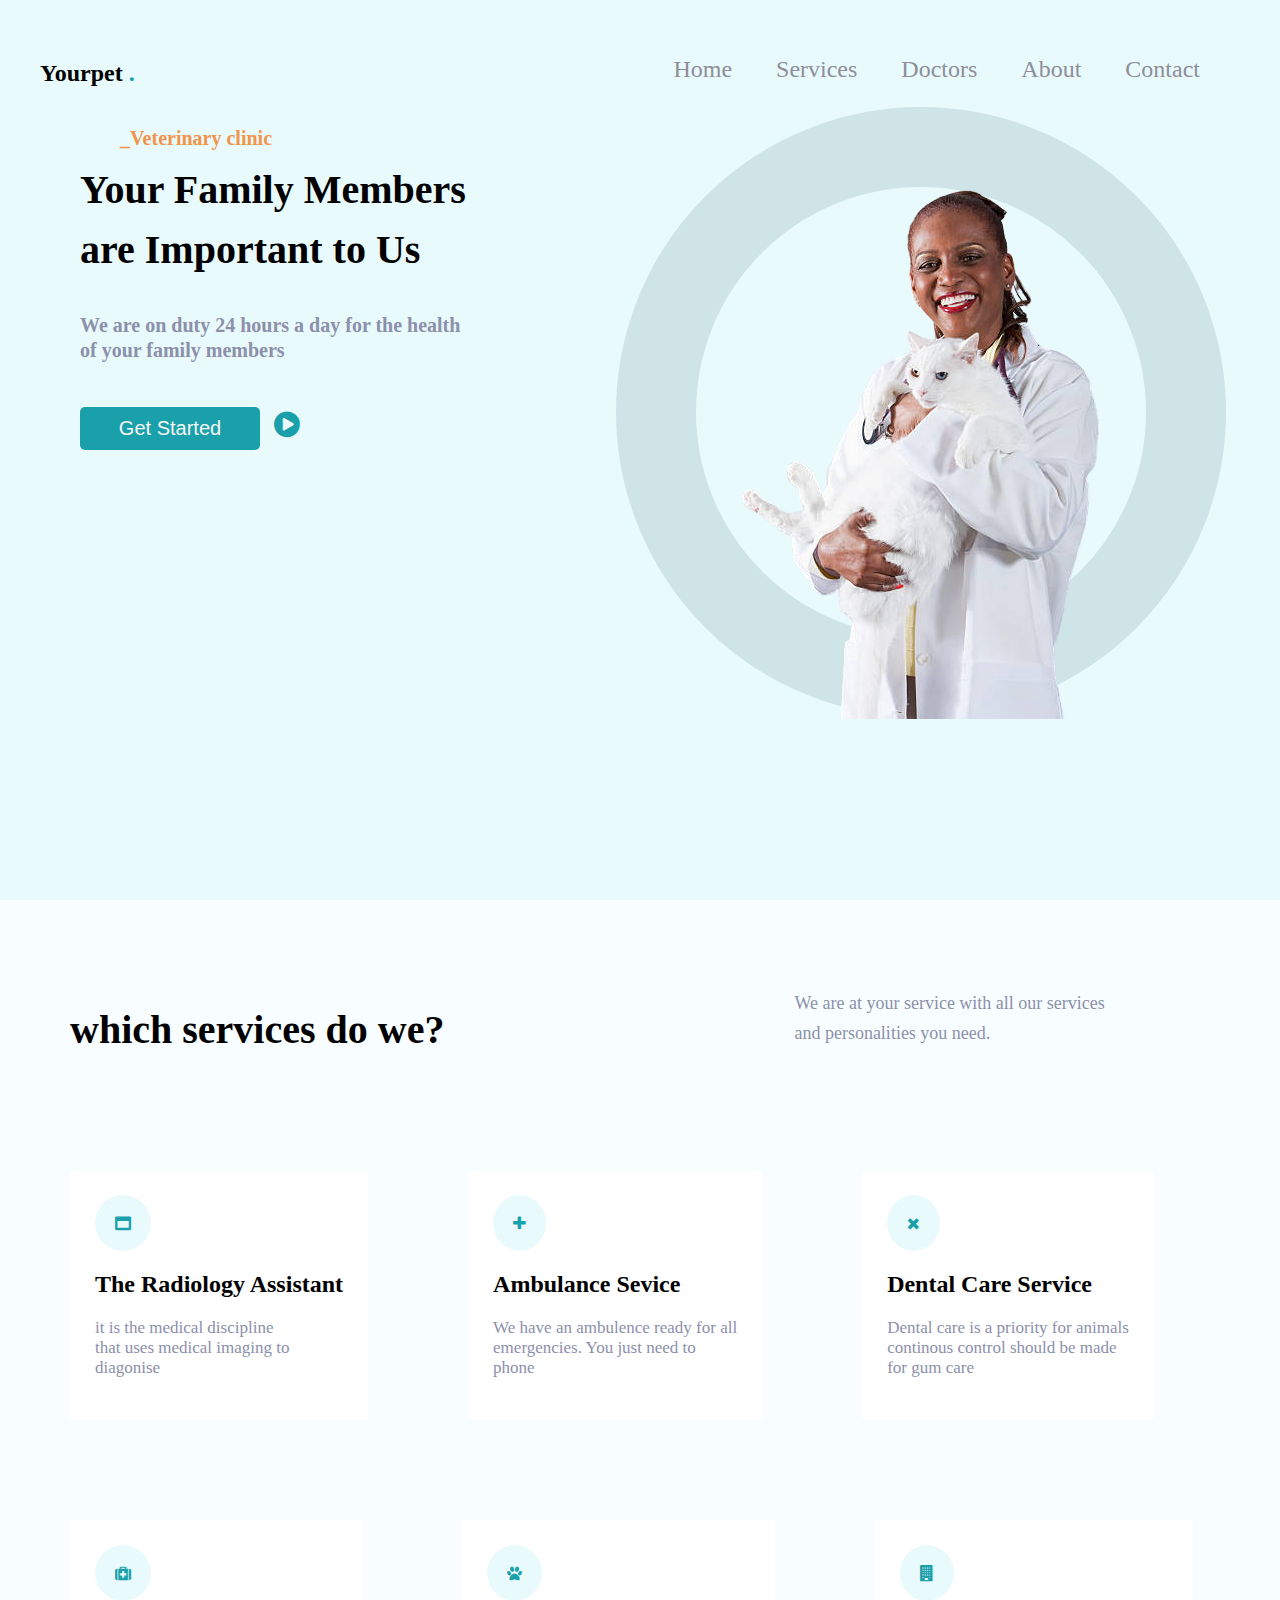
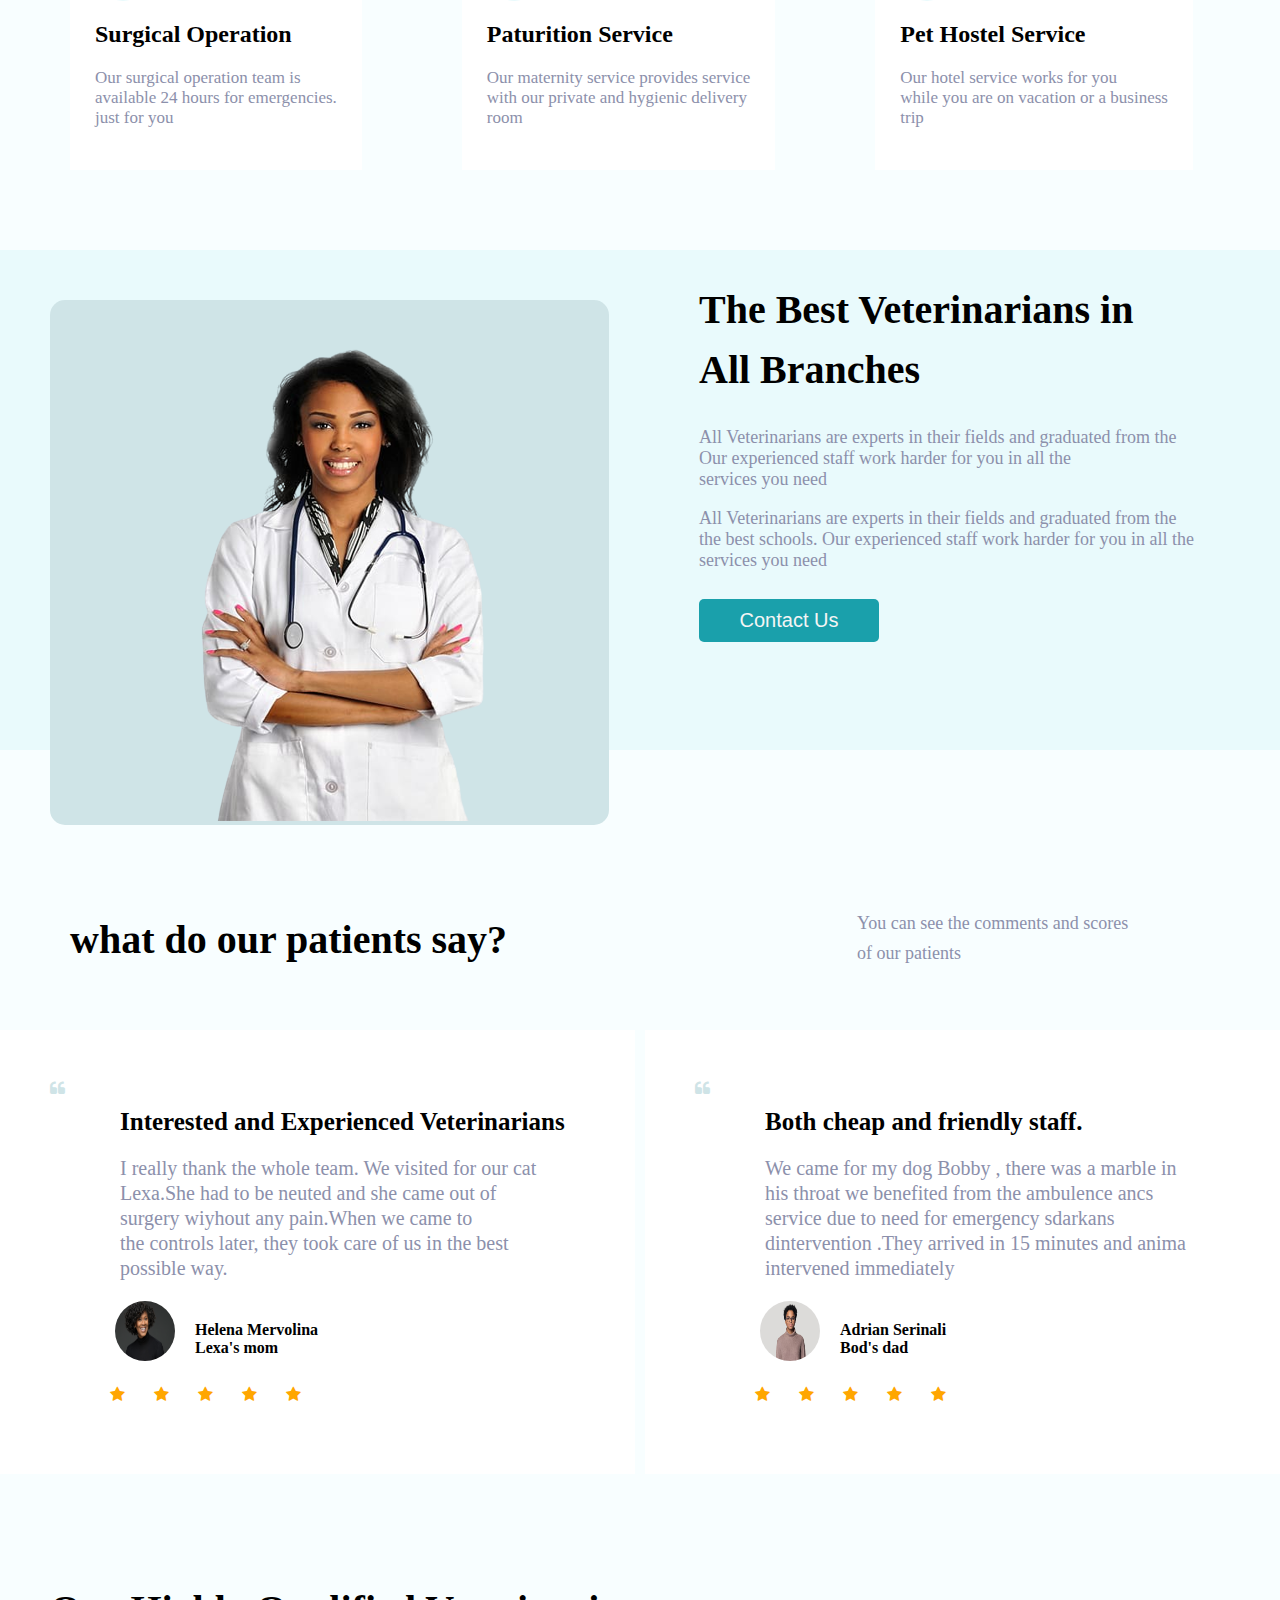
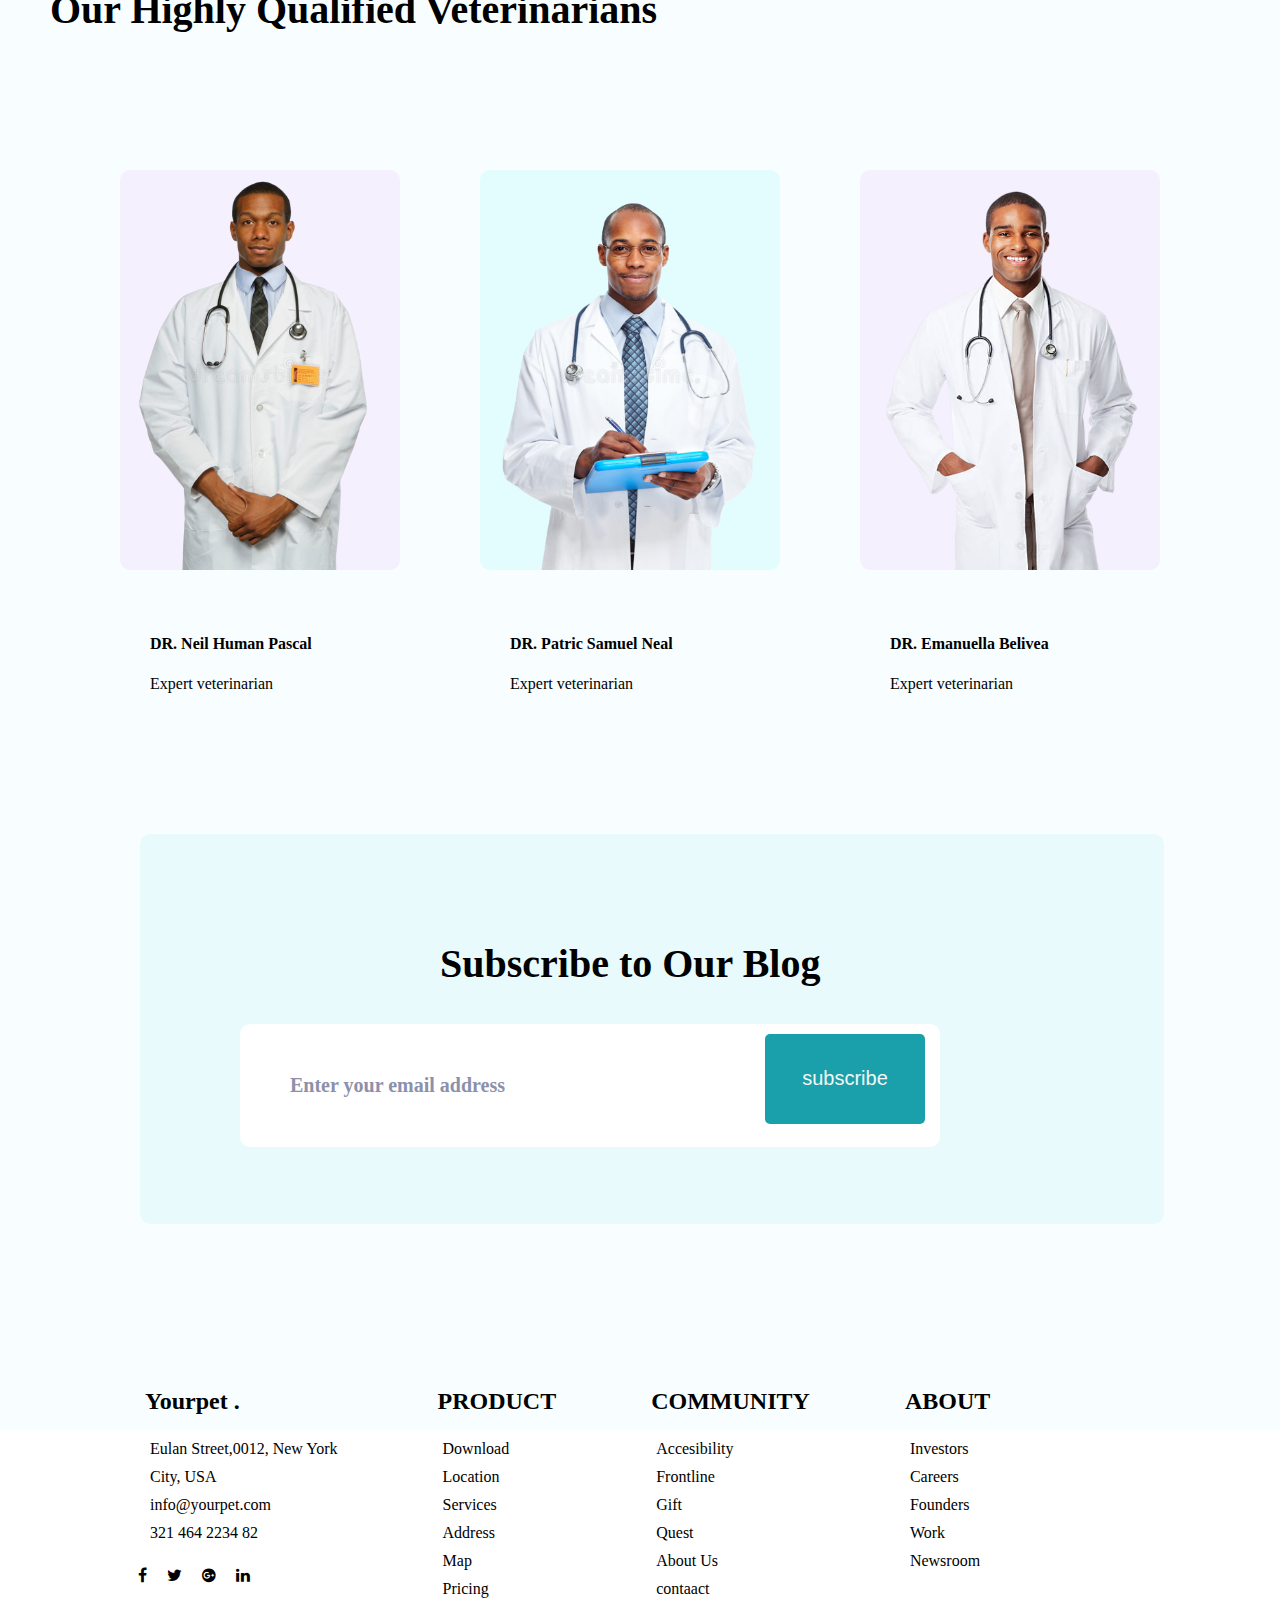
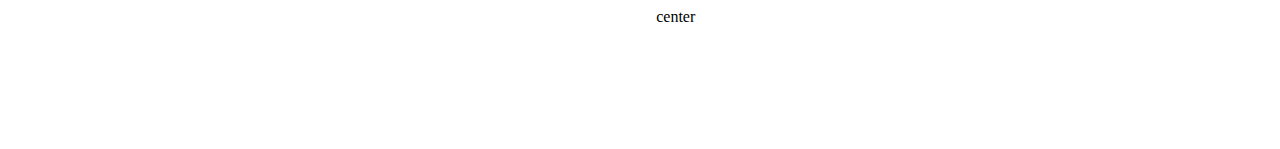
<file: index.html>
<!DOCTYPE html>
<html lang="en">
<head>
    <meta charset="UTF-8">
    <meta http-equiv="X-UA-Compatible" content="IE=edge">
    
    <meta name="viewport" content="width=device-width, initial-scale=1.0">
    <link rel="stylesheet" href="style.css">
    <link rel="stylesheet" href="https://cdnjs.cloudflare.com/ajax/libs/font-awesome/4.7.0/css/font-awesome.min.css">
    <title>Veterinary clinic</title>
</head>
<body>
    <section class="container">
        <div class="header">
            <h2> Yourpet <span class="dot">.</span></h2>
        
            <nav>
                <ul>
                    <li><a href="#">Home</a></li>
                    <li><a href="#">Services</a></li>
                    <li><a href="#"> Doctors</a></li>
                    <li><a href="#"> About</a></li>
                    <li><a href="#">Contact</a></li>
                </ul>
            </nav>
        </div>
        <div class="content">
            <div class="col-1">
                <h3>_Veterinary clinic</h3>
                <h1>Your Family Members <br> are Important to Us </h3>
                    <h5>We are on duty 24 hours a day
                        for the health <br>of your family members</h5>
                    <button> Get Started</button>  <i class="fa fa-play-circle"></i> 
                   
            </div>
            <div class="col-2">
                <img src="/images/blackvet-removebg-preview.png" alt="">
            </div>
        </div>
    </section>

    <section class="sec-2">
        <div class="heading1">
            <h1> which services do we?</h1>
            <p>We are at your service with all our services <br> and
                personalities you need.</p>
        </div class="services">

     <div class="cards-1">
<div class="column">
    <div class="window">
        <i class="fa fa-window-maximize" ></i>
    </div>
    <h2>The Radiology Assistant</h2>
    <p>it is the medical discipline <br>
        that uses medical imaging to <br>
         diagonise</p>
</div>
<div class="column">
    <div class="ambulence"><i class="fa fa-plus"></i></div>
    <h2>Ambulance Sevice</h2>
    <p>We have an ambulence ready for all<br>
        emergencies. You just need to <br>
         phone</p>
</div>

<div class="column">
    <div class="Dental"> <i class="fa fa-times"></i> </div>
    <h2>Dental Care Service</h2>
    <p>Dental care is a priority for animals <br>
        continous control should be made<br>
         for gum care</p>
</div>
     </div>

     <div class="cards-2">
        <div class="column">
            <div class="medkit"> <i class="fa fa-medkit"></i></div>
            <h2>Surgical Operation</h2>
            <p>Our surgical operation team is <br>
                available 24 hours for emergencies. <br>
                 just for you</p>
        </div>
        <div class="column">
            <div class="paw"><i class="fa fa-paw"></i></div>
            <h2>Paturition Service</h2>
            <p>Our maternity service provides service<br>
                with our private and hygienic delivery <br>
                 room</p>
        </div>
        <div class="column">
            <div class="building"><i class="fa fa-building"></i></div>
            <h2>Pet Hostel Service</h2>
            <p>Our hotel service works for you<br>
            while you are on vacation or a business<br>
                 trip</p>
        </div>
             </div>
            </div>
             
    </section>
    <section class="content1">
<div class="container1">
    <div class="image1"> <img src="/images/physician-surgeon-african-american-family-medicine-woman-removebg-preview.png" alt=""></div>
</div>
<div class="side-section">
<h1>The Best Veterinarians in <br>All Branches</h1>
<p> All Veterinarians are experts in their fields and graduated from the
    <br>Our experienced staff work harder for you in all the <br>
services you need </p>
<p> All Veterinarians are experts in their fields and graduated from the <br>
the best schools. Our experienced staff work harder for you in all the <br>
services you need</p>
<button>Contact Us</button>
</div>

   </section class="comments-section">

    <section class="sec-3">
    <div class="heading2">
        <h1> what do our patients say?</h1>
        <p>You can see the comments and scores  <br> 
            of our patients</p>
    </div>
    <div class="comments">
        <div class="col-3">
            <div>
            <i class="fa fa-quote-left" style="color:#cfe4e7;"></i>
    <h2>Interested and Experienced Veterinarians</h2>
    <p>I really thank the whole team. We visited for our cat <br>
    Lexa.She had to be neuted and she came out of <br>
 surgery wiyhout any pain.When we came to <br>
 the controls later, they took care of us in the best <br>
possible way.</p>
</div>
<div class="comments1">   
<img src="/images/head2.jpg" alt="" height="60px"width="60px">
<h4>Helena Mervolina <br><span>Lexa's mom</span> </h4>
</div>
<div class="star-icon">
    <i class="fa fa-star" ></i>
    <i class="fa fa-star" ></i> 
    <i class="fa fa-star" ></i>
    <i class="fa fa-star" ></i>
    <i class="fa fa-star" ></i>
 
</div> 
</div>
     <div class="col-4">
         <div>
            <i class="fa fa-quote-left" style="color:#cfe4e7;"></i>
<h2> Both cheap and friendly staff.</h2>
<p>We came for my dog Bobby , there was a marble in  <br>his throat
we benefited from the ambulence ancs <br>
service due to need for emergency sdarkans <br>
dintervention .They arrived in 15 minutes and anima <br>
intervened immediately</p>
</div>
<div class="comments1">
    <img src="/images/head.jpg" alt="" height="60px"width="60px">
    <h4>Adrian Serinali <br> <span>Bod's dad </span><h4>
</div>
<div class="star-icon">
    <i class="fa fa-star" ></i>
    <i class="fa fa-star" ></i>
    <i class="fa fa-star" ></i>
    <i class="fa fa-star" ></i>
    <i class="fa fa-star" ></i>
</div>
</div>
</div>
<i></i>
</div>
</div>
</section>

<div class="image-box">
    <div class="heading3">
    <h1>Our Highly Qualified Veterinarians </h1>
  
</div>
<div class="inner-box">
    <div class="cards-3">
        <div class="doctors">
     <img src="/images/column4-removebg-preview.png" alt="" id="img-1"  height=" 400px" width="280px">
       <div class="description"> 
           <h4>DR. Neil Human Pascal</h4>
        <p>Expert veterinarian</p></div>
    </div>
        <div class="doctors">
<img src="images/column2-removebg-preview.png" alt="" id="img-2" height="400px" width="300">
<div class="description">
    <h4>DR. Patric Samuel Neal</h4>
    <p>Expert veterinarian</p>
</div>

        </div> 
        <div class="doctors">
<img src="images/column3-removebg-preview.png" alt="" id="img-3" height="400px" width="300px">

<div class="description">
    <h4>DR. Emanuella Belivea</h4>
    <p>Expert veterinarian</p>
   
</div>
        </div>
             </div>
            </div>
            <div class="subscription-1">
      <div class="subscribe-section">
<div class="subscribe-2">
    <h1>Subscribe to Our Blog</h1>
    <div class="subscribe-1" >
         <h3>Enter your email address</h3>
         <button id="btn-1">subscribe</button>
    </div>
</div>
      </div> 
       
 <footer class="footer">
            <div class="footer-content">
                <div class=""location>

<ul> 
    <h2> Yourpet <span class="dot2+">.</span></h2>
    <li>Eulan Street,0012, New York</li>
    <li>City, USA</li>
    <li>info@yourpet.com</li>
    <li>321 464 2234 82</li>
</ul>
    <div class="icons">
        <i class="fa fa-facebook"></i>
        <i class="fa fa-twitter" ></i>
        <i class="fa fa-google-plus-official"></i>
        <i class="fa fa-linkedin"></i>
     
    </div>


</div>
<div class="product">
    <ul>
        <h2>PRODUCT</h2>
        <li>Download</li>
        <li>Location</li>
        <li>Services</li>
        <li>Address</li>
        <li>Map</li>
        <li>Pricing</li>
    </ul>
</div>
<div class="community">
    <ul> 
        <h2>COMMUNITY</h2>
        <li>Accesibility</li>
        <li>Frontline</li>
        <li>Gift</li>
        <li>Quest</li>
        <li>About Us
            <li>contaact</li>
            <li>center</li>
        </li>
    </ul>
</div>
<div class="About">
    <ul>
        <h2>ABOUT</h2>
    <li>Investors</li>
    <li>Careers</li>
    <li>Founders</li>
    <li>Work</li>
    <li>Newsroom</li>
    </ul>
</div>
<div>

</div> <ul>
    <li></li>
</ul>
            </div>
        </footer>
    </div>   
</body>
</html>
</file>
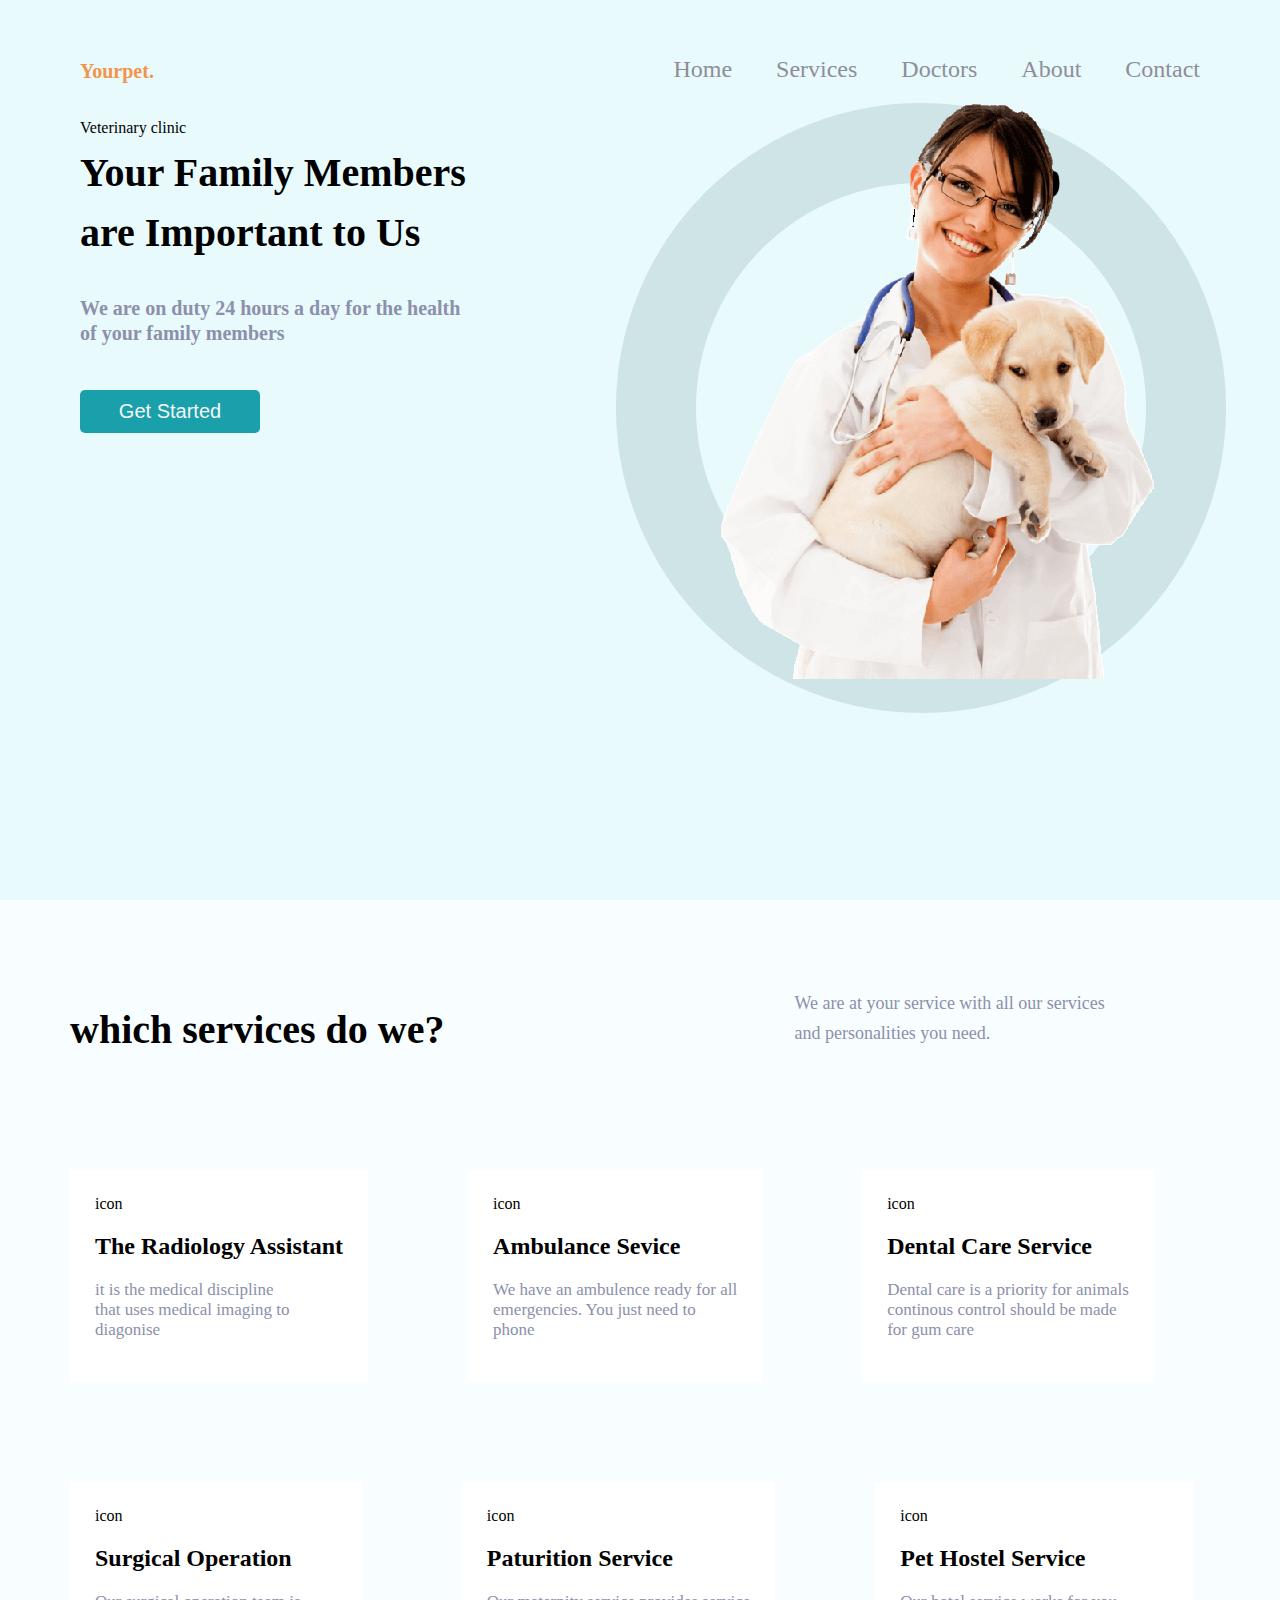
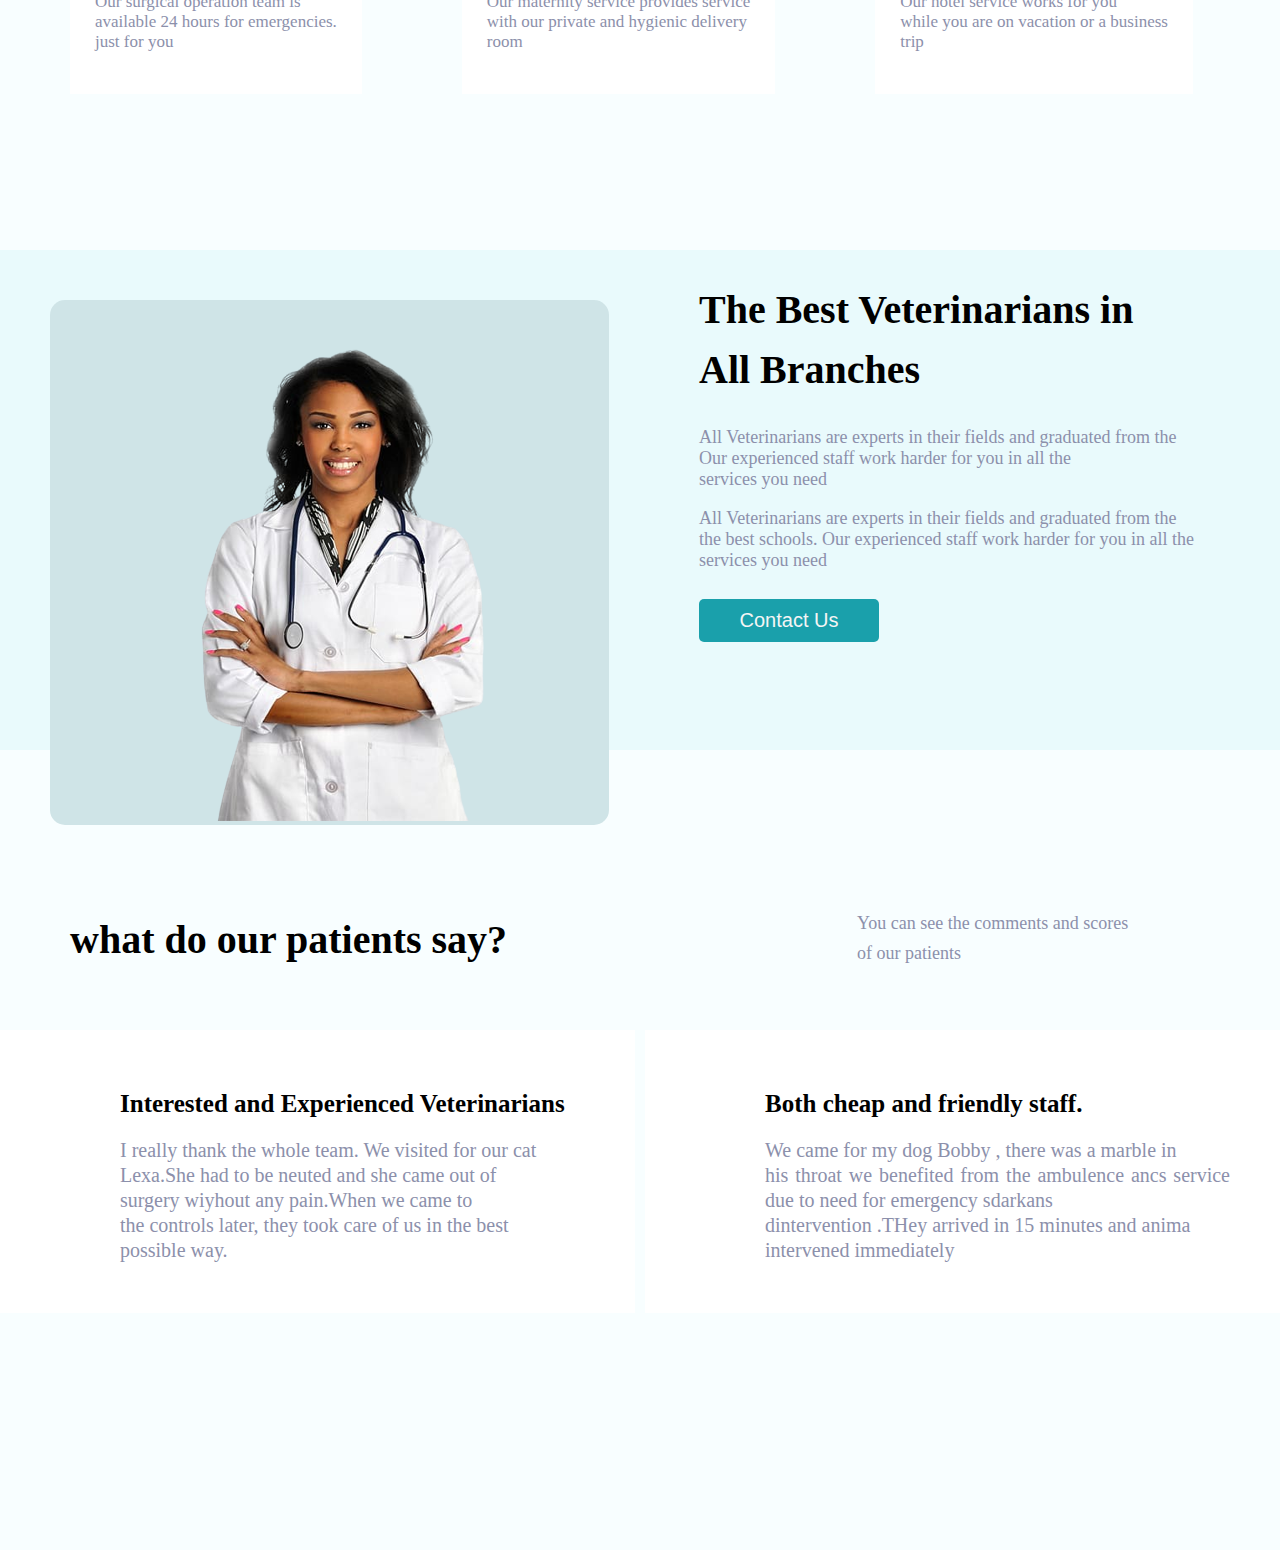
<file: vet.html>
<!DOCTYPE html>
<html lang="en">

<head>
    <meta charset="UTF-8">
    <meta http-equiv="X-UA-Compatible" content="IE=edge">
    <meta name="viewport" content="width=device-width, initial-scale=1.0">
    <link rel="stylesheet" href="style.css">
    <title>Veterinary clinic</title>
</head>

<body>
    <section class="container">
        <div class="header">
            <h3> Yourpet.</h3>
            <nav>
                <ul>
                    <li><a href="#">Home</a></li>
                    <li><a href="#">Services</a></li>
                    <li><a href="#"> Doctors</a></li>
                    <li><a href="#"> About</a></li>
                    <li><a href="#">Contact</a></li>
                </ul>
            </nav>
        </div>
        <div class="content">
            <div class="col-1">
                <p>Veterinary clinic</p>
                <h1>Your Family Members <br> are Important to Us </h3>
                    <h5>We are on duty 24 hours a day
                        for the health <br>of your family members</h5>
                    <p><button> Get Started</button> <i></i> </p>
            </div>
            <div class="col-2">
                <img src="/images/docpet-removebg-preview.png" alt="">
            </div>
        </div>
    </section>

    <section class="sec-2">
        <div class="heading1">
            <h1> which services do we?</h1>
            <p>We are at your service with all our services <br> and
                personalities you need.</p>
        </div class="services">

     <div class="cards-1">
<div class="column">
    icon
    <h2>The Radiology Assistant</h2>
    <p>it is the medical discipline <br>
        that uses medical imaging to <br>
         diagonise</p>
</div>
<div class="column">
    icon
    <h2>Ambulance Sevice</h2>
    <p>We have an ambulence ready for all<br>
        emergencies. You just need to <br>
         phone</p>
</div>
<div class="column">
    icon
    <h2>Dental Care Service</h2>
    <p>Dental care is a priority for animals <br>
        continous control should be made<br>
         for gum care</p>
</div>
     </div>

     <div class="cards-2">
        <div class="column">
            icon
            <h2>Surgical Operation</h2>
            <p>Our surgical operation team is <br>
                available 24 hours for emergencies. <br>
                 just for you</p>
        </div>
        <div class="column">
            icon
            <h2>Paturition Service</h2>
            <p>Our maternity service provides service<br>
                with our private and hygienic delivery <br>
                 room</p>
        </div>
        <div class="column">
            icon
            <h2>Pet Hostel Service</h2>
            <p>Our hotel service works for you<br>
            while you are on vacation or a business<br>
                 trip</p>
        </div>
             </div>
            </div>
             
    </section>
    <section class="content1">
<div class="container1">
    <div class="image1"> <img src="/images/physician-surgeon-african-american-family-medicine-woman-removebg-preview.png" alt=""></div>
</div>
<div class="side-section">
<h1>The Best Veterinarians in <br>All Branches</h1>
<p> All Veterinarians are experts in their fields and graduated from the
    <br>Our experienced staff work harder for you in all the <br>
services you need </p>
<p> All Veterinarians are experts in their fields and graduated from the <br>
the best schools. Our experienced staff work harder for you in all the <br>
services you need</p>
<button>Contact Us</button>
</div>
   </section class="comments-section">

    <section class="sec-3">
    <div class="heading2">
        <h1> what do our patients say?</h1>
        <p>You can see the comments and scores  <br> 
            of our patients</p>
    </div>
    <div class="comments">
        <div class="col-3">
    <h2>Interested and Experienced Veterinarians</h2>
    <p>I really thank the whole team. We visited for our cat <br>
    Lexa.She had to be neuted and she came out of <br>
 surgery wiyhout any pain.When we came to <br>
 the controls later, they took care of us in the best <br>
possible way.</p>

        </div>
        <div class="col-4">
<h2> Both cheap and friendly staff.</h2>
<p>We came for my dog Bobby , there was a marble in  <br>his throat
we benefited from the ambulence ancs service due to need for emergency sdarkans <br>
dintervention .THey arrived in 15 minutes and anima <br>
intervened immediately</p>
        </div>
    </div>
</section>
</body>

</html>
</file>
<file: style.css>
body{
    padding: 0;
    margin:0;
    box-sizing: border-box;
    overflow-x: hidden;
    height: 100vh;
    width: 100%;
}
.container{
    min-height: 100vh;
    width: 100%;
    background-color: rgb(233,250,252);
}
 nav ul li {
     text-decoration: none; 
     outline: none;
     list-style: none;
     display: inline;
     padding-left: 40px;
     font-size: 20px;
     
 }
 .header{
     display: flex;
     justify-content: space-between;
     padding: 40px;
     margin-right: 40px;
 }

 h3 {
margin-left: 40px;
font-size: 30px;
 }

 a{
     text-decoration: none;
     color: rgb(141,142,153);
     font-size: larger;
 }
 .content{
     margin-left: 80px;
     margin-top: -40px;
     display: flex;
 }
  h3 {
    color: rgb(240,149,75);
    font-size: 20px;
 }
 button{
     background-color: rgb(26,160,171);
     color: whitesmoke;
     padding: 10px;
     width: 180px;
     border-radius: 5px;
     margin-top: 10px;
     font-size: 20px;
     border: none;
 }
 h1{
     font-size: 40px;
     line-height: 60px;
     margin-top: -10px;
 }
 .col-1 h5{
     font-size: 20px;
     color: #8c90ab;
     line-height: 25px;
 }
.col-2{
    margin-left: 150px;
    border: solid 2px rgb(207,228,231);
    width: 450px;
    border-radius: 50%;
    border-width: 80px;
    height: 450px;
}
.col-2 img{
    margin-top: -80px;
    padding-left: 10px;
    margin-left: 15px;
}
 .heading1 {
    display: flex;
    padding:70px;
    height: 60px;
 }
 .heading2{
     display: flex;
    padding:70px;
    height: 100px;
 }   
 
 .heading1 p{
     margin-left: 350px;
     line-height:30px ;
     padding-top: -20px;
     color: #8c90ab; 
     font-size: 18px;  
 }
.heading2 p {
    font-size: 18px;
    color: #8c90ab; 
    margin-left: 350px;
    line-height:30px ;
    padding-top: 70px;
    
  
}
 .heading2 h1{
     margin-top: 90px;
     font-size: 40px;
     color: #000;
 } 
 .heading1 h1{
     margin-top: 30px;
     font-size: 40px;
     color: #000;
 }
 .sec-2{
     width: 100%;
     height: 950px;
     background-color: rgb(248,254,255);
 }
 img{
     margin-left: 80px;
   
 }
.cards-1, .cards-2{
    display: flex;
    padding: 20px;
}
.cards-2{
    margin-top: -40px;
    
}
.column{
     background-color: #ffffff;
    margin:50px;
    padding: 25px;
    box-shadow: #8c90ab;

}
.column p{
font-size: 17px;
color: #8c90ab;

}

.content1{
    display: flex;
    background-color: rgb(233,250,252);
    height: 500px;
}
.side-section {
padding: 40px;
}
.side-section p{
    font-size: 18px;
    color: #8c90ab;
}
.image1{
    background-color: #cfe4e7;
    margin:50px;
    border-radius: 15px;
}
.window i,.ambulence i, .Dental i, .medkit i,.paw i,.building i {
    
    padding:20px;
    border-radius: 50%;
    color:rgb(26,160,171);
    background-color:   rgb(233,250,252);;
      
}
.sec-3{
    height: 800px;
    background-color: rgb(248,254,255);
}
.comments{
    display: flex;
    margin-top: 40px;
    text-align: justify;
}
.col-3{
    margin-right: 5px;
    background-color: #ffff;
    width:50% ; 
    padding:50px; 
}
.col-4{
    background-color: #ffff;
    width: 50%;
    margin-left: 5px;
    padding: 50px;

}
.comments1{
    display: flex;
    margin-bottom: -40px;
}
.comments1 h4{
margin-top: 40px;
}

.col-3 p,.col-4 p{
    margin: 50px 0 0 70px;
    line-height: 25px;
    color:#8c90ab; 
    font-size: 20px;
}
.col-3 h2,.col-4 h2{
    margin:10px 0 -30px 70px;
    font-size: 25px;
}
.col-3 img,.col-4 img{
border-radius: 50%;
margin-left: 45px;
padding: 20px;

} 
.image-box{
  background-color: #f8feff;
  height: 1500px;
  width: 100%;
  margin-top: -20px;
  
}
.image-box h1{
    margin:50px ;
    padding: 60px -90px;
}
.inner-box{
    margin: 40px;
    padding-left: 40px;
}
.cards-3{
    display:flex;
}
#img-1, #img-2, #img-3{
    margin: 40px;  
    border-radius: 10px; 
}
#img-1{
    background-color: #f4f0fd;
}
#img-2{
    background-color: #e3fcfd;
}
#img-3{
   background-color: #f4f0fd;
}
.heading3{
    display: flex;
}


.description{
margin-left: 70px;
padding-top: -90px;
}
.subscribe-section{
margin: 125px 140px;
min-height: 350px;
width: 80%;
align-items: center;
background-color: #e9fafc;
border-radius: 10px;
padding-bottom: 40px;


}
.dot{
    color: rgb(26,160,171);
}
.subscribe-2 h1{
   padding: 100px 250px;
}
.subscribe-1 h3{
    margin-top: 40px;
    color: #8c90ab;
}
.subscribe-1{
    display: flex;
    background-color: #ffff;
    margin: -120px 100px;
    width: 700px;
    padding-bottom: 20px ;
    border-radius: 10px;
}
#btn-1{
    margin-left: 250px;
    padding-top: -20px;
    width: 160px;
    height: 90px;
    font-weight: 600px;
   
}

.subscribe-1 h3{
    padding: 10px;
}
.footer{
    margin-top: 100px;
    height: 400px;
    width: 100%;
    margin-left: 80px;
}
.footer-content{
    display:flex;
}
.footer-content div{
margin: 20px 30px 0 25px;
}
.footer-content ul li{
    list-style: none;
    padding: 5px;
}

.dot2{
    color:rgb(240,149,75);
}
.star-icon{
    margin: 25px 0 0 20px ;
    padding: 20px;
    
}
.star-icon i{
    padding-left: 20px;
    color: rgb(255, 166, 0);
}
.col-3 i, .col-4 i{
    width: 20px;
}
.icons i{
padding: 8px;  
margin-top: -25px;                                                                                                            
   
}
.icons{
    margin-top: -25px;
}
.columns i{
background-color: rgb(26,160,171);
}
.col-1 i{
    color: rgb(26,160,171) ;
    font-size: 30px;
    padding: 10px;
}
.quote-left i{
    font-size: 30px;
}
</file>
